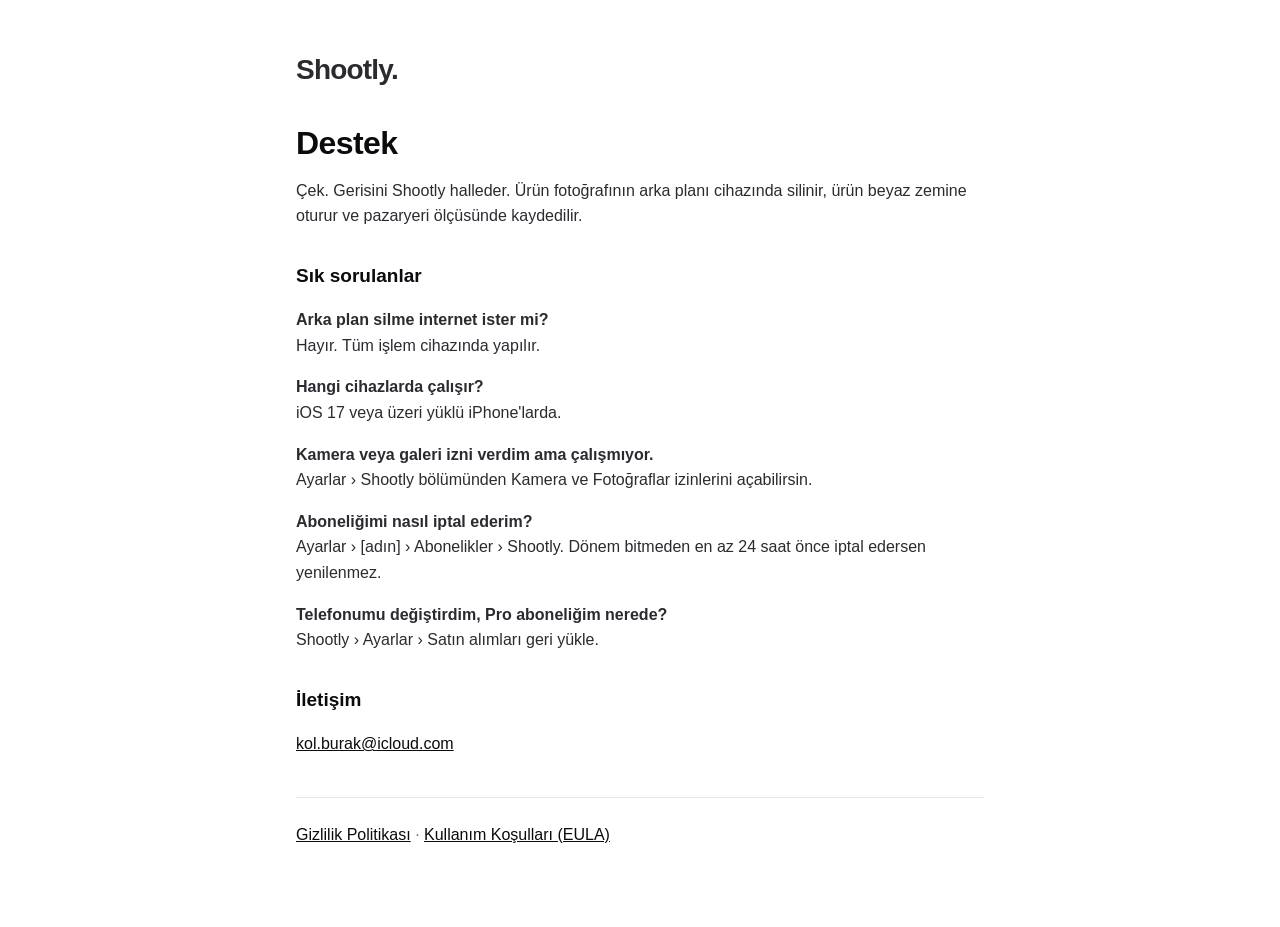
<file: docs/index.html>
<!doctype html>
<html lang="tr">
<head>
<meta charset="utf-8">
<meta name="viewport" content="width=device-width, initial-scale=1">
<title>Shootly Destek</title>
<link rel="stylesheet" href="style.css">
</head>
<body>
<main>
<p class="logo">Shootly.</p>
<h1>Destek</h1>
<p>Çek. Gerisini Shootly halleder. Ürün fotoğrafının arka planı cihazında silinir, ürün beyaz zemine oturur ve pazaryeri ölçüsünde kaydedilir.</p>

<h2>Sık sorulanlar</h2>
<p><strong>Arka plan silme internet ister mi?</strong><br>Hayır. Tüm işlem cihazında yapılır.</p>
<p><strong>Hangi cihazlarda çalışır?</strong><br>iOS 17 veya üzeri yüklü iPhone'larda.</p>
<p><strong>Kamera veya galeri izni verdim ama çalışmıyor.</strong><br>Ayarlar › Shootly bölümünden Kamera ve Fotoğraflar izinlerini açabilirsin.</p>
<p><strong>Aboneliğimi nasıl iptal ederim?</strong><br>Ayarlar › [adın] › Abonelikler › Shootly. Dönem bitmeden en az 24 saat önce iptal edersen yenilenmez.</p>
<p><strong>Telefonumu değiştirdim, Pro aboneliğim nerede?</strong><br>Shootly › Ayarlar › Satın alımları geri yükle.</p>

<h2>İletişim</h2>
<p><a href="mailto:kol.burak@icloud.com">kol.burak@icloud.com</a></p>

<hr>
<p class="muted"><a href="privacy.html">Gizlilik Politikası</a> · <a href="https://www.apple.com/legal/internet-services/itunes/dev/stdeula/">Kullanım Koşulları (EULA)</a></p>
</main>
</body>
</html>
</file>
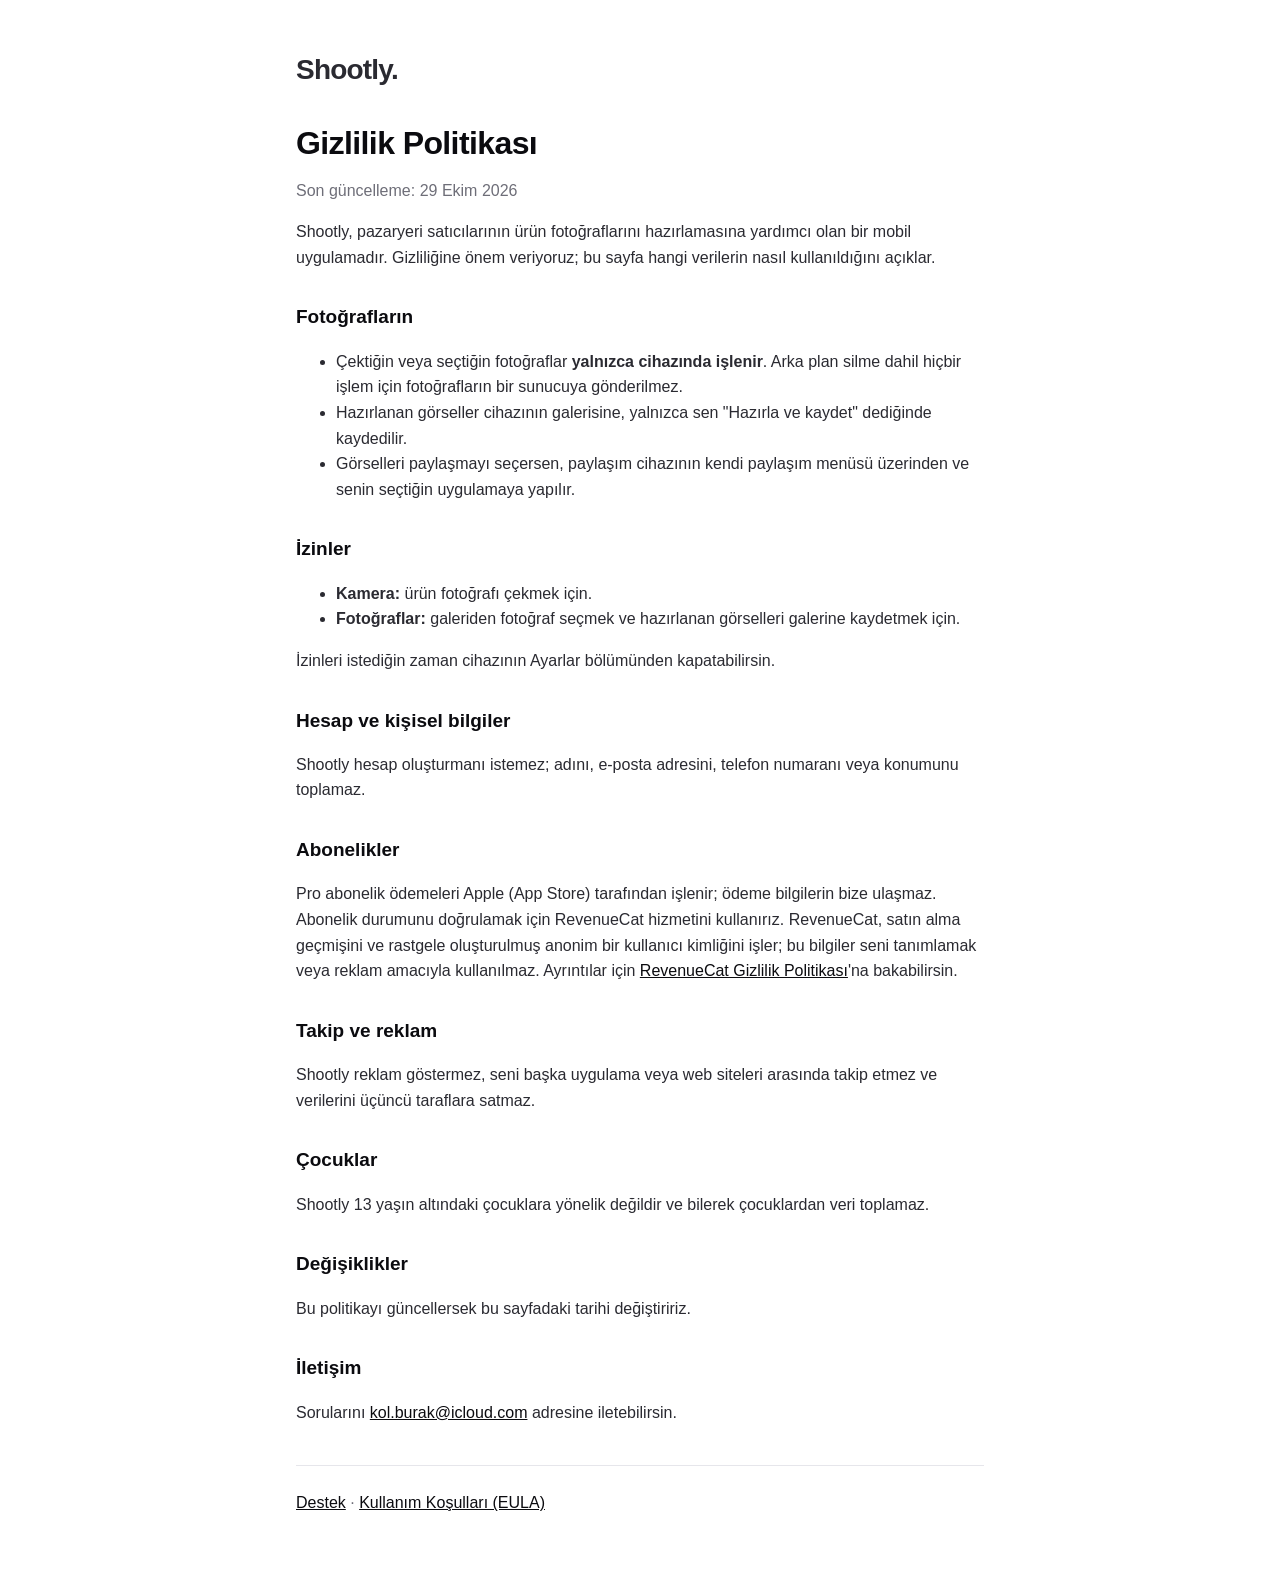
<file: docs/privacy.html>
<!doctype html>
<html lang="tr">
<head>
<meta charset="utf-8">
<meta name="viewport" content="width=device-width, initial-scale=1">
<title>Shootly Gizlilik Politikası</title>
<link rel="stylesheet" href="style.css">
</head>
<body>
<main>
<p class="logo">Shootly.</p>
<h1>Gizlilik Politikası</h1>
<p class="muted">Son güncelleme: 29 Ekim 2026</p>

<p>Shootly, pazaryeri satıcılarının ürün fotoğraflarını hazırlamasına yardımcı olan bir mobil uygulamadır. Gizliliğine önem veriyoruz; bu sayfa hangi verilerin nasıl kullanıldığını açıklar.</p>

<h2>Fotoğrafların</h2>
<ul>
<li>Çektiğin veya seçtiğin fotoğraflar <strong>yalnızca cihazında işlenir</strong>. Arka plan silme dahil hiçbir işlem için fotoğrafların bir sunucuya gönderilmez.</li>
<li>Hazırlanan görseller cihazının galerisine, yalnızca sen "Hazırla ve kaydet" dediğinde kaydedilir.</li>
<li>Görselleri paylaşmayı seçersen, paylaşım cihazının kendi paylaşım menüsü üzerinden ve senin seçtiğin uygulamaya yapılır.</li>
</ul>

<h2>İzinler</h2>
<ul>
<li><strong>Kamera:</strong> ürün fotoğrafı çekmek için.</li>
<li><strong>Fotoğraflar:</strong> galeriden fotoğraf seçmek ve hazırlanan görselleri galerine kaydetmek için.</li>
</ul>
<p>İzinleri istediğin zaman cihazının Ayarlar bölümünden kapatabilirsin.</p>

<h2>Hesap ve kişisel bilgiler</h2>
<p>Shootly hesap oluşturmanı istemez; adını, e-posta adresini, telefon numaranı veya konumunu toplamaz.</p>

<h2>Abonelikler</h2>
<p>Pro abonelik ödemeleri Apple (App Store) tarafından işlenir; ödeme bilgilerin bize ulaşmaz. Abonelik durumunu doğrulamak için RevenueCat hizmetini kullanırız. RevenueCat, satın alma geçmişini ve rastgele oluşturulmuş anonim bir kullanıcı kimliğini işler; bu bilgiler seni tanımlamak veya reklam amacıyla kullanılmaz. Ayrıntılar için <a href="https://www.revenuecat.com/privacy">RevenueCat Gizlilik Politikası</a>'na bakabilirsin.</p>

<h2>Takip ve reklam</h2>
<p>Shootly reklam göstermez, seni başka uygulama veya web siteleri arasında takip etmez ve verilerini üçüncü taraflara satmaz.</p>

<h2>Çocuklar</h2>
<p>Shootly 13 yaşın altındaki çocuklara yönelik değildir ve bilerek çocuklardan veri toplamaz.</p>

<h2>Değişiklikler</h2>
<p>Bu politikayı güncellersek bu sayfadaki tarihi değiştiririz.</p>

<h2>İletişim</h2>
<p>Sorularını <a href="mailto:kol.burak@icloud.com">kol.burak@icloud.com</a> adresine iletebilirsin.</p>

<hr>
<p class="muted"><a href="index.html">Destek</a> · <a href="https://www.apple.com/legal/internet-services/itunes/dev/stdeula/">Kullanım Koşulları (EULA)</a></p>
</main>
</body>
</html>
</file>
<file: docs/style.css>
:root { --ink: #0b0b0f; --muted: #6e6e78; --line: #e6e6eb; --bg: #ffffff; }
* { box-sizing: border-box; }
body { margin: 0; background: var(--bg); color: var(--ink);
  font: 16px/1.6 -apple-system, BlinkMacSystemFont, "Segoe UI", Roboto, sans-serif; }
main { max-width: 720px; margin: 0 auto; padding: 48px 16px 64px; }
.logo { font-weight: 800; font-size: 28px; letter-spacing: -0.8px; margin: 0 0 32px; }
h1 { font-size: 32px; letter-spacing: -0.6px; line-height: 1.15; margin: 0 0 8px; }
h2 { font-size: 19px; margin: 32px 0 8px; }
p, li { color: #2a2a31; }
.muted { color: var(--muted); }
a { color: var(--ink); }
hr { border: 0; border-top: 1px solid var(--line); margin: 40px 0 24px; }
</file>
